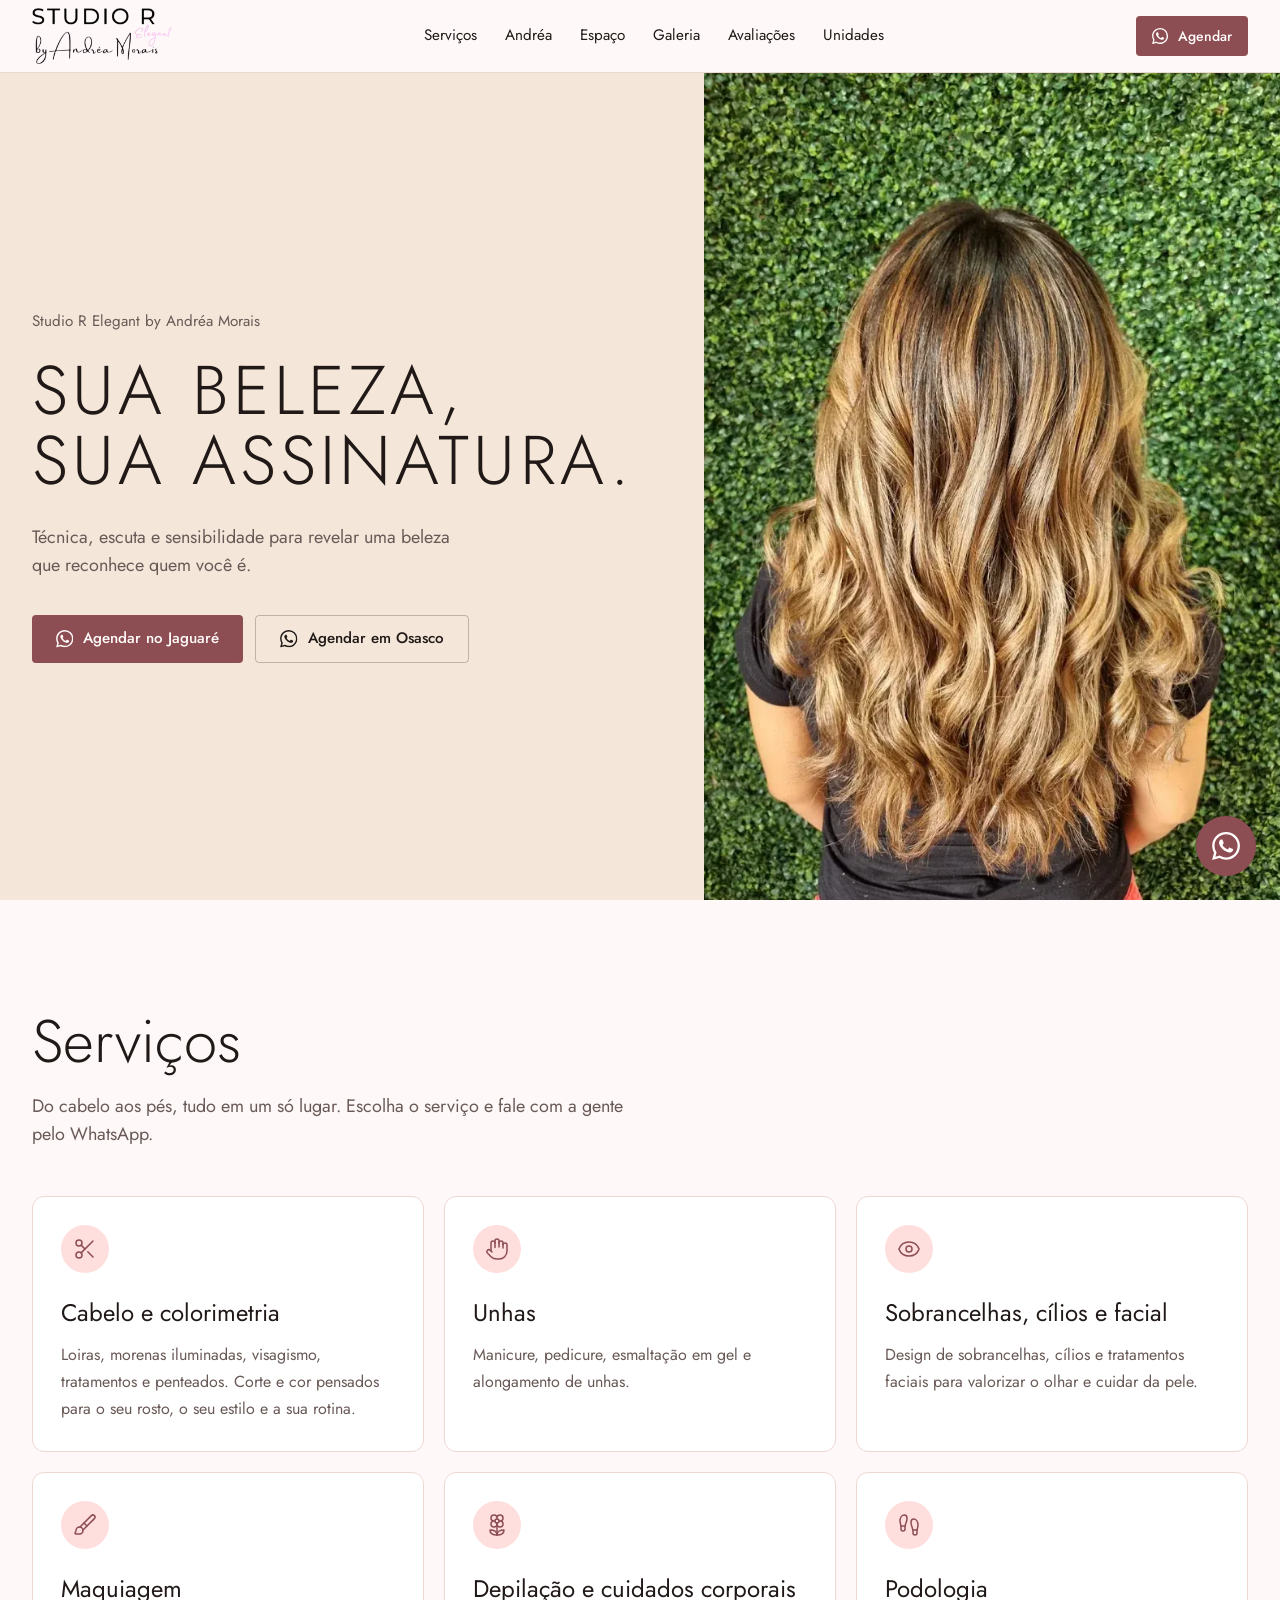
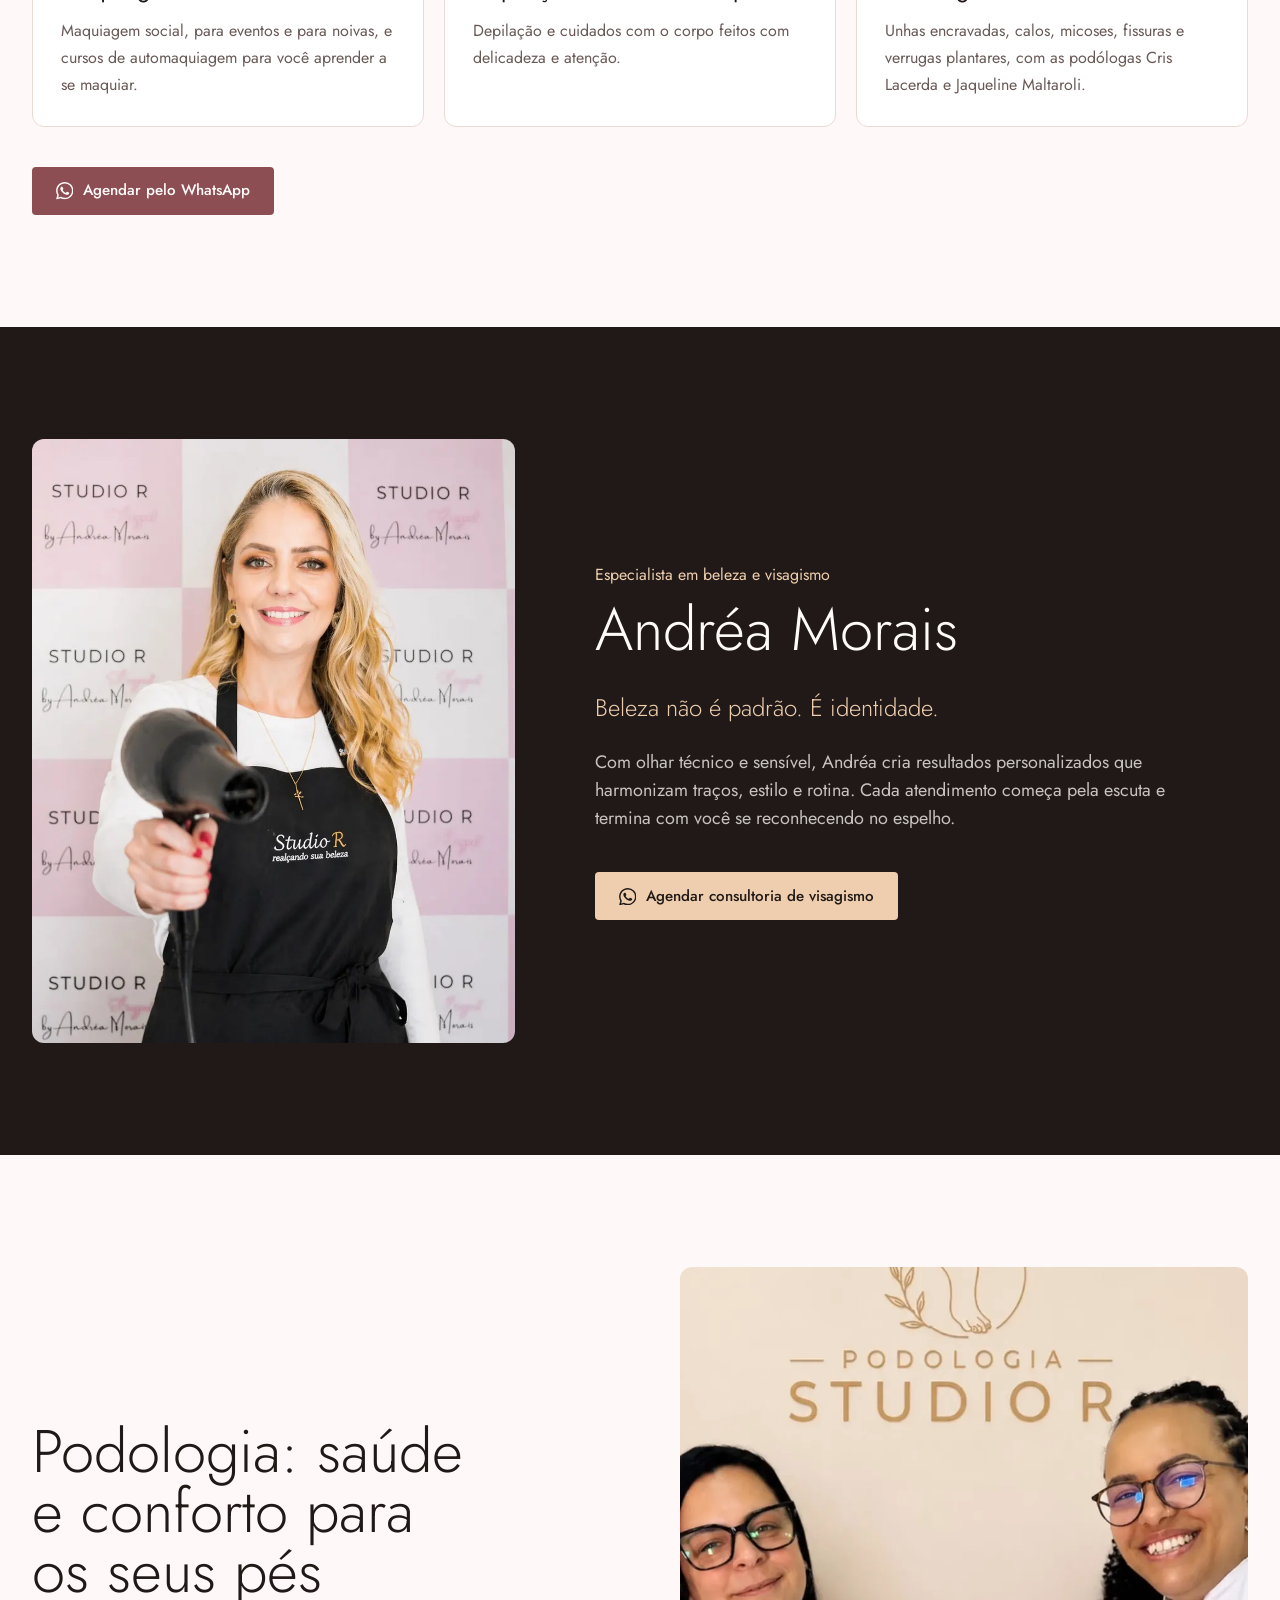
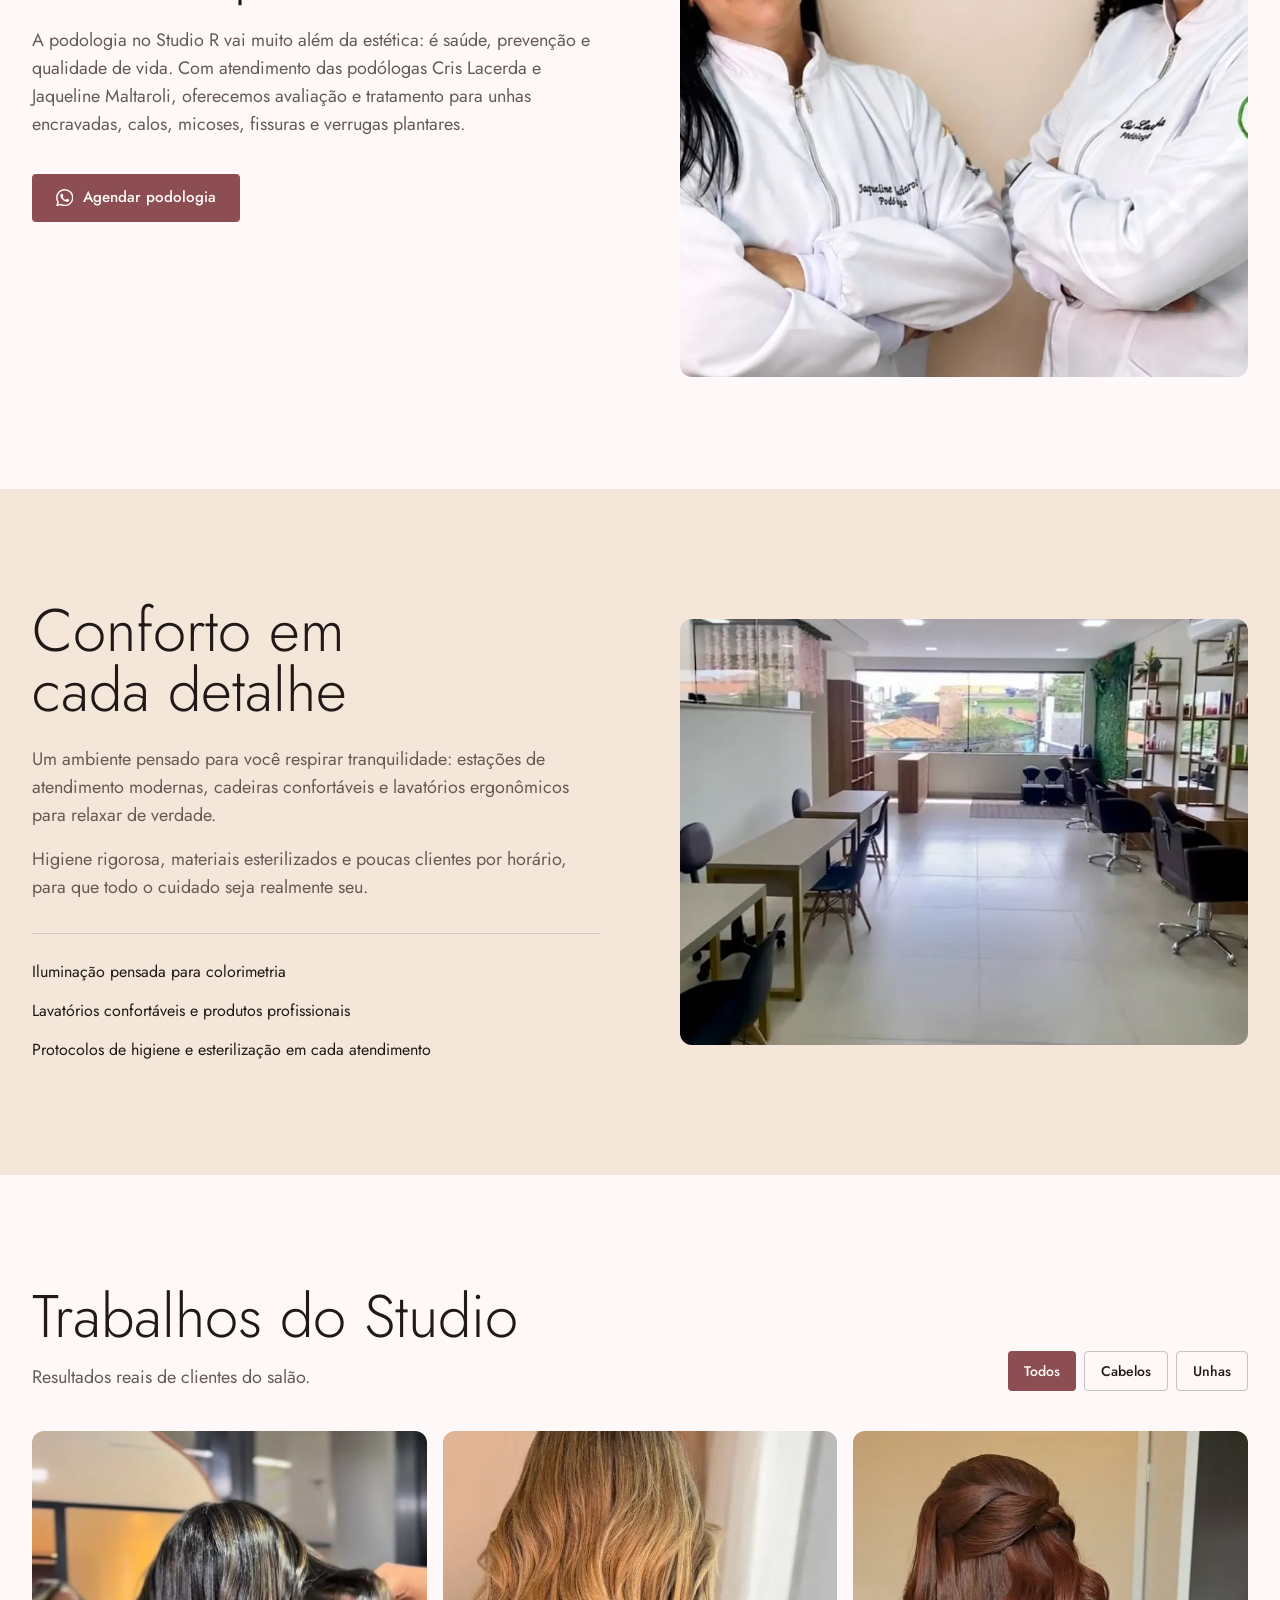
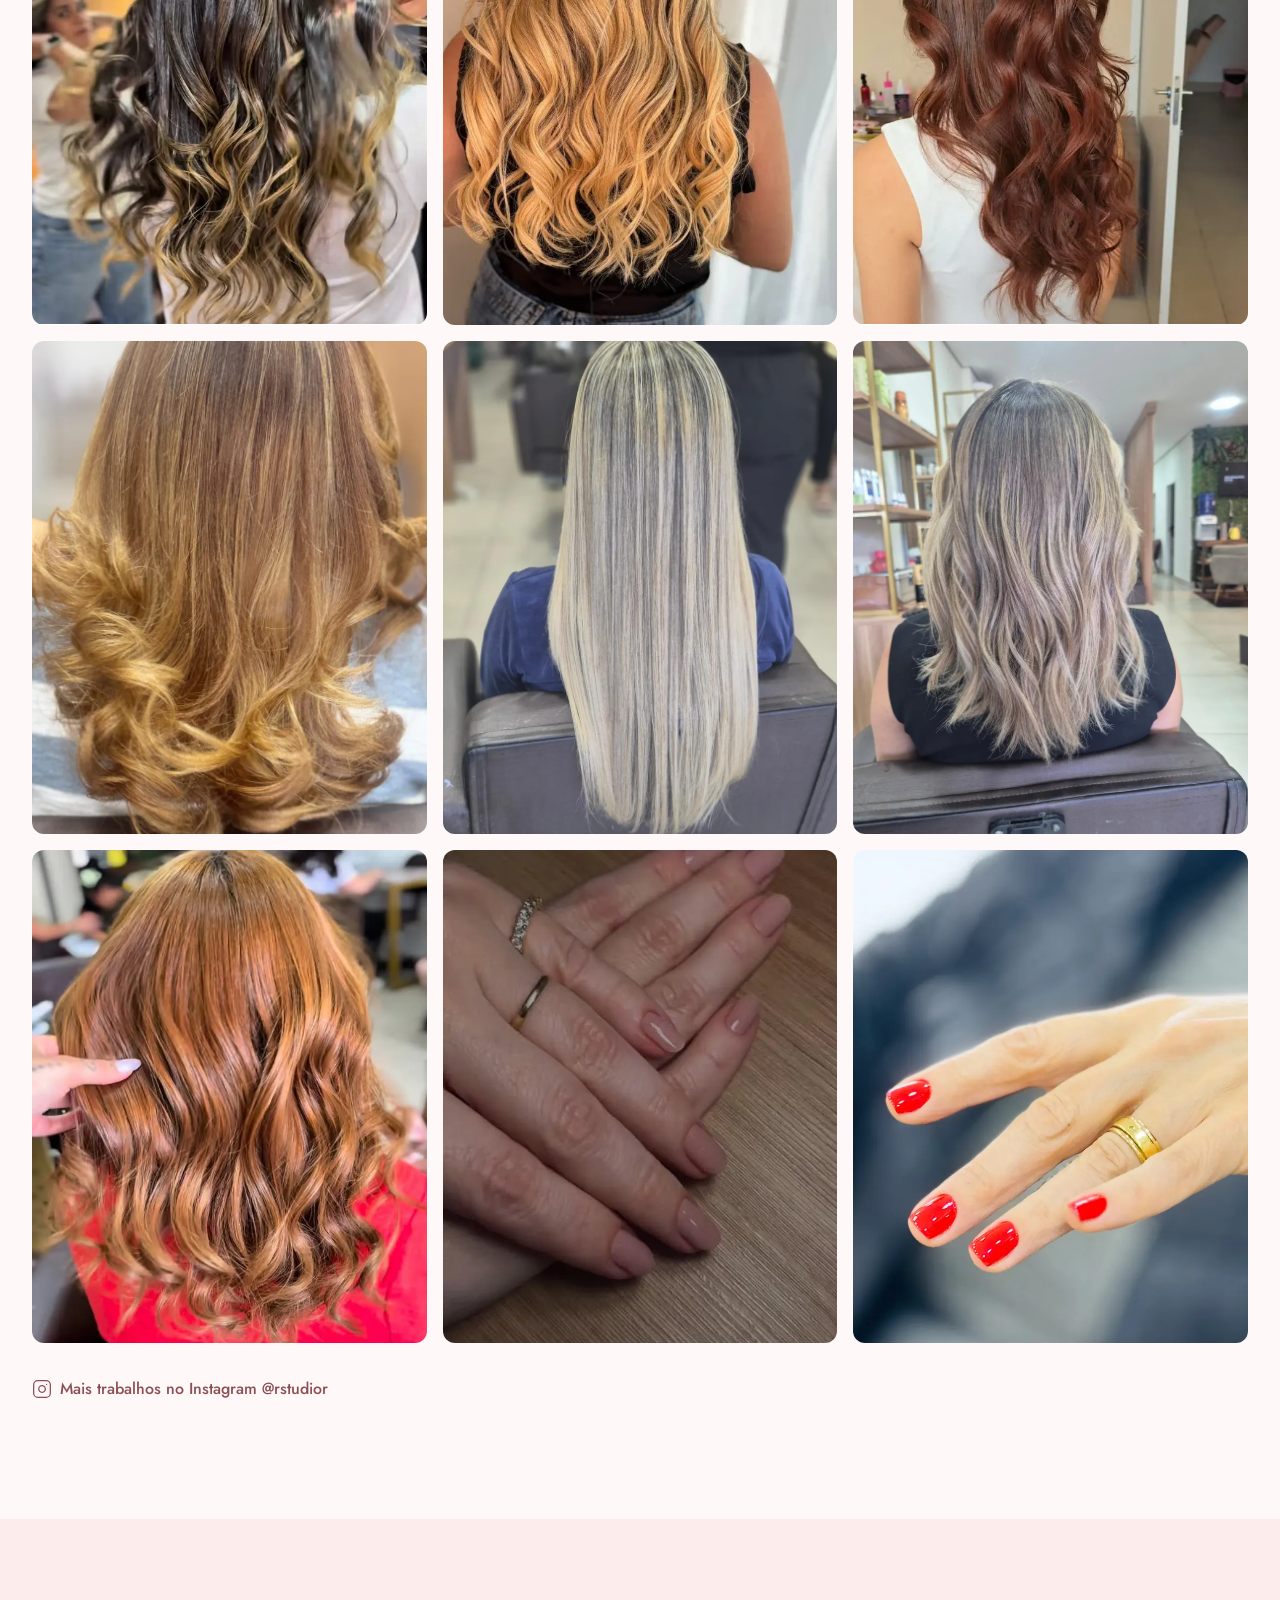
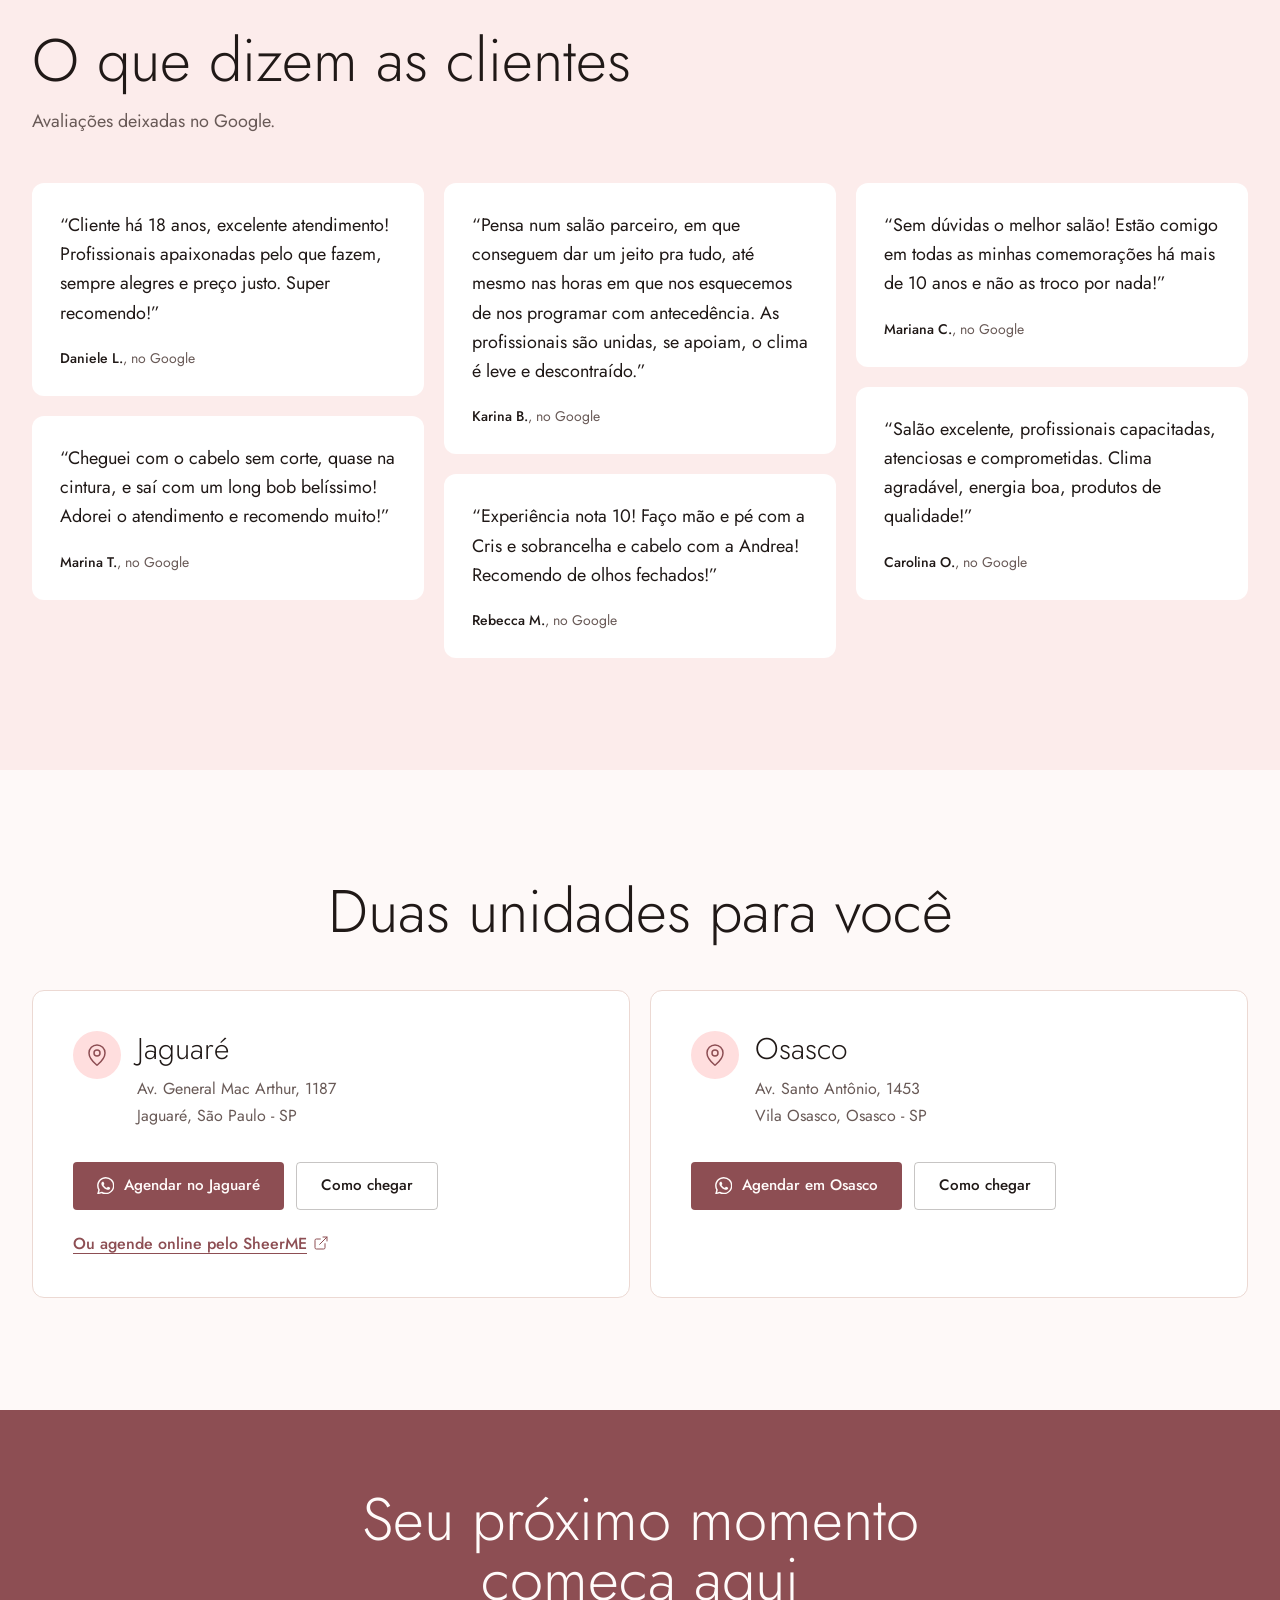
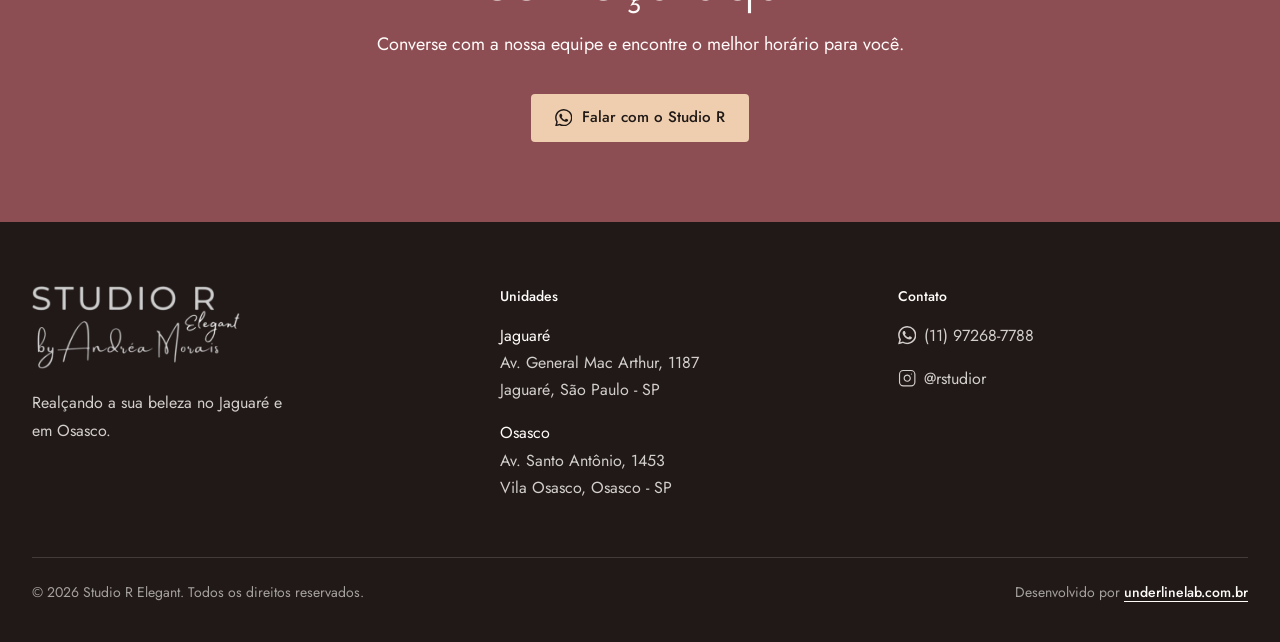
<file: index.html>
<!doctype html>
<html lang="pt-BR">
<head>
  <meta charset="utf-8">
  <meta name="viewport" content="width=device-width, initial-scale=1">
  <title>Studio R Elegant | Salão de beleza no Jaguaré e em Osasco</title>
  <meta name="description" content="Cabelo, colorimetria, unhas, sobrancelhas, maquiagem, depilação e podologia com Andréa Morais e equipe. Agende pelo WhatsApp no Jaguaré ou em Osasco.">
  <meta name="author" content="Studio R Elegant">
  <meta name="theme-color" content="#f4e7d9">
  <!-- DEMO:INICIO -->
  <meta name="robots" content="noindex, nofollow">
  <!-- DEMO:FIM -->
  <!-- Ao publicar no domínio: trocar a URL da demo pelo domínio final (canonical, og:url, og:image) -->
  <link rel="canonical" href="https://caiquevieira.github.io/studio-r-elegant-demo/">
  <meta property="og:type" content="website">
  <meta property="og:locale" content="pt_BR">
  <meta property="og:site_name" content="Studio R Elegant">
  <meta property="og:title" content="Studio R Elegant by Andréa Morais">
  <meta property="og:description" content="Uma beleza que reconhece quem você é. Agende seu momento no Jaguaré ou em Osasco.">
  <meta property="og:url" content="https://caiquevieira.github.io/studio-r-elegant-demo/">
  <meta property="og:image" content="https://caiquevieira.github.io/studio-r-elegant-demo/assets/img/og-image.jpg">
  <meta property="og:image:width" content="1200">
  <meta property="og:image:height" content="630">
  <meta property="og:image:alt" content="Logo do Studio R Elegant by Andréa Morais">
  <meta name="twitter:card" content="summary_large_image">

  <link rel="icon" href="assets/img/favicon.ico" sizes="any">
  <link rel="icon" href="assets/img/favicon.png" type="image/png">
  <link rel="apple-touch-icon" href="assets/img/apple-touch-icon.png">

  <link rel="preload" href="assets/fonts/jost-latin.woff2" as="font" type="font/woff2" crossorigin>
  <link rel="stylesheet" href="assets/css/styles.css?v=4">
  <script src="assets/js/main.js?v=4" defer></script>

  <script type="application/ld+json">
  {
    "@context": "https://schema.org",
    "@graph": [
      {
        "@type": "BeautySalon",
        "name": "Studio R Elegant — Jaguaré",
        "parentOrganization": { "@id": "#studio-r" },
        "telephone": "+55 11 97268-7788",
        "address": { "@type": "PostalAddress", "streetAddress": "Av. General Mac Arthur, 1187", "addressLocality": "São Paulo", "addressRegion": "SP", "addressCountry": "BR" }
      },
      {
        "@type": "BeautySalon",
        "name": "Studio R Elegant — Osasco",
        "parentOrganization": { "@id": "#studio-r" },
        "telephone": "+55 11 97268-7788",
        "address": { "@type": "PostalAddress", "streetAddress": "Av. Santo Antônio, 1453 - Vila Osasco", "addressLocality": "Osasco", "addressRegion": "SP", "addressCountry": "BR" }
      },
      {
        "@type": "Organization",
        "@id": "#studio-r",
        "name": "Studio R Elegant by Andréa Morais",
        "founder": { "@type": "Person", "name": "Andréa Morais" },
        "sameAs": ["https://www.instagram.com/rstudior/"]
      }
    ]
  }
  </script>
</head>
<body class="overflow-x-hidden antialiased">
  <!-- Ícones (Lucide; WhatsApp: marca oficial) -->
  <svg xmlns="http://www.w3.org/2000/svg" class="hidden">
    <symbol id="i-whatsapp" viewBox="0 0 24 24"><path d="M17.472 14.382c-.297-.149-1.758-.867-2.03-.967-.273-.099-.471-.148-.67.15-.197.297-.767.966-.94 1.164-.173.199-.347.223-.644.075-.297-.15-1.255-.463-2.39-1.475-.883-.788-1.48-1.761-1.653-2.059-.173-.297-.018-.458.13-.606.134-.133.298-.347.446-.52.149-.174.198-.298.298-.497.099-.198.05-.371-.025-.52-.075-.149-.669-1.612-.916-2.207-.242-.579-.487-.5-.669-.51-.173-.008-.371-.01-.57-.01-.198 0-.52.074-.792.372-.272.297-1.04 1.016-1.04 2.479 0 1.462 1.065 2.875 1.213 3.074.149.198 2.096 3.2 5.077 4.487.709.306 1.262.489 1.694.625.712.227 1.36.195 1.871.118.571-.085 1.758-.719 2.006-1.413.248-.694.248-1.289.173-1.413-.074-.124-.272-.198-.57-.347m-5.421 7.403h-.004a9.87 9.87 0 0 1-5.031-1.378l-.361-.214-3.741.982.998-3.648-.235-.374a9.86 9.86 0 0 1-1.51-5.26c.001-5.45 4.436-9.884 9.888-9.884 2.64 0 5.122 1.03 6.988 2.898a9.825 9.825 0 0 1 2.893 6.994c-.003 5.45-4.437 9.884-9.885 9.884m8.413-18.297A11.815 11.815 0 0 0 12.05 0C5.495 0 .16 5.335.157 11.892c0 2.096.547 4.142 1.588 5.945L.057 24l6.305-1.654a11.882 11.882 0 0 0 5.683 1.448h.005c6.554 0 11.89-5.335 11.893-11.893a11.821 11.821 0 0 0-3.48-8.413Z"/></symbol>
    <symbol id="i-scissors" viewBox="0 0 24 24"><circle cx="6" cy="6" r="3"/><path d="M8.12 8.12 12 12"/><path d="M20 4 8.12 15.88"/><circle cx="6" cy="18" r="3"/><path d="M14.8 14.8 20 20"/></symbol>
    <symbol id="i-hand" viewBox="0 0 24 24"><path d="M18 11V6a2 2 0 0 0-2-2a2 2 0 0 0-2 2"/><path d="M14 10V4a2 2 0 0 0-2-2a2 2 0 0 0-2 2v2"/><path d="M10 10.5V6a2 2 0 0 0-2-2a2 2 0 0 0-2 2v8"/><path d="M18 8a2 2 0 1 1 4 0v6a8 8 0 0 1-8 8h-2c-2.8 0-4.5-.86-5.99-2.34l-3.6-3.6a2 2 0 0 1 2.83-2.82L7 15"/></symbol>
    <symbol id="i-eye" viewBox="0 0 24 24"><path d="M2.062 12.348a1 1 0 0 1 0-.696 10.75 10.75 0 0 1 19.876 0 1 1 0 0 1 0 .696 10.75 10.75 0 0 1-19.876 0"/><circle cx="12" cy="12" r="3"/></symbol>
    <symbol id="i-brush" viewBox="0 0 24 24"><path d="m11 10 3 3"/><path d="M6.5 21A3.5 3.5 0 1 0 3 17.5a2.62 2.62 0 0 1-.708 1.792A1 1 0 0 0 3 21z"/><path d="M9.969 17.031 21.378 5.624a1 1 0 0 0-3.002-3.002L6.967 14.031"/></symbol>
    <symbol id="i-flower-2" viewBox="0 0 24 24"><path d="M12 5a3 3 0 1 1 3 3m-3-3a3 3 0 1 0-3 3m3-3v1M9 8a3 3 0 1 0 3 3M9 8h1m5 0a3 3 0 1 1-3 3m3-3h-1m-2 3v-1"/><circle cx="12" cy="8" r="2"/><path d="M12 10v12"/><path d="M12 22c4.2 0 7-1.667 7-5-4.2 0-7 1.667-7 5Z"/><path d="M12 22c-4.2 0-7-1.667-7-5 4.2 0 7 1.667 7 5Z"/></symbol>
    <symbol id="i-footprints" viewBox="0 0 24 24"><path d="M4 16v-2.38C4 11.5 2.97 10.5 3 8c.03-2.72 1.49-6 4.5-6C9.37 2 10 3.8 10 5.5c0 3.11-2 5.66-2 8.68V16a2 2 0 1 1-4 0Z"/><path d="M20 20v-2.38c0-2.12 1.03-3.12 1-5.62-.03-2.72-1.49-6-4.5-6C14.63 6 14 7.8 14 9.5c0 3.11 2 5.66 2 8.68V20a2 2 0 1 0 4 0Z"/><path d="M16 17h4"/><path d="M4 13h4"/></symbol>
    <symbol id="i-external-link" viewBox="0 0 24 24"><path d="M15 3h6v6"/><path d="M10 14 21 3"/><path d="M18 13v6a2 2 0 0 1-2 2H5a2 2 0 0 1-2-2V8a2 2 0 0 1 2-2h6"/></symbol>
    <symbol id="i-instagram" viewBox="0 0 24 24"><rect width="20" height="20" x="2" y="2" rx="5" ry="5"/><path d="M16 11.37A4 4 0 1 1 12.63 8 4 4 0 0 1 16 11.37z"/><line x1="17.5" x2="17.51" y1="6.5" y2="6.5"/></symbol>
    <symbol id="i-map-pin" viewBox="0 0 24 24"><path d="M20 10c0 4.993-5.539 10.193-7.399 11.799a1 1 0 0 1-1.202 0C9.539 20.193 4 14.993 4 10a8 8 0 0 1 16 0"/><circle cx="12" cy="10" r="3"/></symbol>
    <symbol id="i-menu" viewBox="0 0 24 24"><path d="M4 5h16"/><path d="M4 12h16"/><path d="M4 19h16"/></symbol>
    <symbol id="i-x" viewBox="0 0 24 24"><path d="M18 6 6 18"/><path d="m6 6 12 12"/></symbol>
  </svg>

  <a href="#conteudo" class="sr-only focus:not-sr-only focus:fixed focus:left-3 focus:top-3 focus:z-[60] focus:rounded-md focus:bg-background focus:px-4 focus:py-2 focus:text-sm focus:font-medium focus:shadow-lg">Pular para o conteúdo</a>

  <header class="fixed inset-x-0 top-0 z-50 border-b border-border bg-background/95 backdrop-blur">
    <div class="container-lp flex h-18 items-center justify-between gap-6">
      <a href="#inicio" class="shrink-0">
        <img src="assets/img/logo-studio-r-preto.webp" alt="Studio R Elegant by Andréa Morais" width="480" height="192" class="h-12 w-auto sm:h-14">
      </a>
      <nav aria-label="Principal" class="hidden items-center gap-7 text-[0.95rem] lg:flex">
        <a href="#servicos" class="hover:text-primary-deep">Serviços</a>
        <a href="#especialista" class="hover:text-primary-deep">Andréa</a>
        <a href="#espaco" class="hover:text-primary-deep">Espaço</a>
        <a href="#galeria" class="hover:text-primary-deep">Galeria</a>
        <a href="#avaliacoes" class="hover:text-primary-deep">Avaliações</a>
        <a href="#unidades" class="hover:text-primary-deep">Unidades</a>
      </nav>
      <div class="flex items-center gap-2">
        <a href="https://wa.me/5511972687788?text=Ol%C3%A1!%20Vim%20pelo%20site%20do%20Studio%20R%20Elegant%20e%20gostaria%20de%20agendar%20um%20hor%C3%A1rio." target="_blank" rel="noopener" data-track="whatsapp" data-origem="header" class="btn btn-primary btn-sm hidden sm:inline-flex"><svg class="wa" viewBox="0 0 24 24" aria-hidden="true"><use href="#i-whatsapp"/></svg> Agendar</a>
        <button type="button" class="inline-flex size-11 items-center justify-center rounded-md hover:bg-muted lg:hidden" aria-label="Abrir menu" aria-expanded="false" aria-controls="menu-mobile" data-menu-toggle>
          <svg class="i" data-icon-menu aria-hidden="true"><use href="#i-menu"/></svg>
          <svg class="i hidden" data-icon-x aria-hidden="true"><use href="#i-x"/></svg>
        </button>
      </div>
    </div>
    <nav id="menu-mobile" aria-label="Menu" class="border-t border-border bg-background lg:hidden" hidden>
      <div class="container-lp flex flex-col py-3 text-lg">
        <a href="#servicos" class="border-b border-border py-3 last:border-0">Serviços</a>
        <a href="#especialista" class="border-b border-border py-3 last:border-0">Andréa</a>
        <a href="#espaco" class="border-b border-border py-3 last:border-0">Espaço</a>
        <a href="#galeria" class="border-b border-border py-3 last:border-0">Galeria</a>
        <a href="#avaliacoes" class="border-b border-border py-3 last:border-0">Avaliações</a>
        <a href="#unidades" class="border-b border-border py-3 last:border-0">Unidades</a>
        <a href="https://wa.me/5511972687788?text=Ol%C3%A1!%20Vim%20pelo%20site%20do%20Studio%20R%20Elegant%20e%20gostaria%20de%20agendar%20um%20hor%C3%A1rio." target="_blank" rel="noopener" data-track="whatsapp" data-origem="menu" class="btn btn-primary mt-3 sm:hidden"><svg class="wa" viewBox="0 0 24 24" aria-hidden="true"><use href="#i-whatsapp"/></svg> Agendar pelo WhatsApp</a>
      </div>
    </nav>
  </header>

  <main id="conteudo">
    <section id="inicio" class="grid pt-18 lg:min-h-svh lg:grid-cols-[1.1fr_.9fr]">
      <div class="flex items-center bg-nude">
        <div class="w-full px-5 py-14 sm:px-8 sm:py-20 lg:py-16 lg:pl-[max(2rem,calc((100vw-80rem)/2+2rem))] lg:pr-12">
          <p class="text-[0.95rem] text-muted-foreground">Studio R Elegant by Andréa Morais</p>
          <h1 class="mt-5 text-[2.6rem] leading-[1.02] font-light tracking-[0.06em] uppercase sm:text-6xl lg:text-[3.6rem] xl:text-[4.3rem]">Sua beleza,<br>sua assinatura.</h1>
          <p class="mt-7 max-w-md text-lg text-muted-foreground">Técnica, escuta e sensibilidade para revelar uma beleza que reconhece quem você é.</p>
          <div class="mt-9 flex flex-col gap-3 sm:flex-row">
            <a href="https://wa.me/5511972687788?text=Ol%C3%A1!%20Vim%20pelo%20site%20do%20Studio%20R%20Elegant%20e%20gostaria%20de%20agendar%20um%20hor%C3%A1rio%20na%20unidade%20Jaguar%C3%A9." target="_blank" rel="noopener" data-track="whatsapp" data-origem="hero-jaguare" class="btn btn-primary"><svg class="wa" viewBox="0 0 24 24" aria-hidden="true"><use href="#i-whatsapp"/></svg> Agendar no Jaguaré</a>
            <a href="https://wa.me/5511972687788?text=Ol%C3%A1!%20Vim%20pelo%20site%20do%20Studio%20R%20Elegant%20e%20gostaria%20de%20agendar%20um%20hor%C3%A1rio%20na%20unidade%20Osasco." target="_blank" rel="noopener" data-track="whatsapp" data-origem="hero-osasco" class="btn btn-outline"><svg class="wa" viewBox="0 0 24 24" aria-hidden="true"><use href="#i-whatsapp"/></svg> Agendar em Osasco</a>
          </div>
        </div>
      </div>
      <div class="relative min-h-[26rem] bg-muted sm:min-h-[34rem]">
        <img src="assets/img/hero-cabelo-loiro.webp" alt="Cabelo loiro iluminado com ondas feito no Studio R Elegant" width="765" height="1020" fetchpriority="high" class="absolute inset-0 h-full w-full object-cover object-[50%_30%]">
      </div>
    </section>

    <section id="servicos" class="py-20 lg:py-28">
      <div class="container-lp">
        <div class="max-w-2xl">
          <h2 class="titulo-secao">Serviços</h2>
          <p class="mt-5 text-lg text-muted-foreground">Do cabelo aos pés, tudo em um só lugar. Escolha o serviço e fale com a gente pelo WhatsApp.</p>
        </div>
        <ul class="mt-12 grid gap-5 sm:grid-cols-2 lg:grid-cols-3">
          <li class="flex flex-col rounded-2xl border border-border bg-card p-7">
            <span class="flex size-12 items-center justify-center rounded-full bg-accent text-primary-deep"><svg class="i " aria-hidden="true"><use href="#i-scissors"/></svg></span>
            <h3 class="mt-6 text-2xl font-normal">Cabelo e colorimetria</h3>
            <p class="mt-3 flex-1 text-muted-foreground">Loiras, morenas iluminadas, visagismo, tratamentos e penteados. Corte e cor pensados para o seu rosto, o seu estilo e a sua rotina.</p>
          </li>
          <li class="flex flex-col rounded-2xl border border-border bg-card p-7">
            <span class="flex size-12 items-center justify-center rounded-full bg-accent text-primary-deep"><svg class="i " aria-hidden="true"><use href="#i-hand"/></svg></span>
            <h3 class="mt-6 text-2xl font-normal">Unhas</h3>
            <p class="mt-3 flex-1 text-muted-foreground">Manicure, pedicure, esmaltação em gel e alongamento de unhas.</p>
          </li>
          <li class="flex flex-col rounded-2xl border border-border bg-card p-7">
            <span class="flex size-12 items-center justify-center rounded-full bg-accent text-primary-deep"><svg class="i " aria-hidden="true"><use href="#i-eye"/></svg></span>
            <h3 class="mt-6 text-2xl font-normal">Sobrancelhas, cílios e facial</h3>
            <p class="mt-3 flex-1 text-muted-foreground">Design de sobrancelhas, cílios e tratamentos faciais para valorizar o olhar e cuidar da pele.</p>
          </li>
          <li class="flex flex-col rounded-2xl border border-border bg-card p-7">
            <span class="flex size-12 items-center justify-center rounded-full bg-accent text-primary-deep"><svg class="i " aria-hidden="true"><use href="#i-brush"/></svg></span>
            <h3 class="mt-6 text-2xl font-normal">Maquiagem</h3>
            <p class="mt-3 flex-1 text-muted-foreground">Maquiagem social, para eventos e para noivas, e cursos de automaquiagem para você aprender a se maquiar.</p>
          </li>
          <li class="flex flex-col rounded-2xl border border-border bg-card p-7">
            <span class="flex size-12 items-center justify-center rounded-full bg-accent text-primary-deep"><svg class="i " aria-hidden="true"><use href="#i-flower-2"/></svg></span>
            <h3 class="mt-6 text-2xl font-normal">Depilação e cuidados corporais</h3>
            <p class="mt-3 flex-1 text-muted-foreground">Depilação e cuidados com o corpo feitos com delicadeza e atenção.</p>
          </li>
          <li class="flex flex-col rounded-2xl border border-border bg-card p-7">
            <span class="flex size-12 items-center justify-center rounded-full bg-accent text-primary-deep"><svg class="i " aria-hidden="true"><use href="#i-footprints"/></svg></span>
            <h3 class="mt-6 text-2xl font-normal">Podologia</h3>
            <p class="mt-3 flex-1 text-muted-foreground">Unhas encravadas, calos, micoses, fissuras e verrugas plantares, com as podólogas Cris Lacerda e Jaqueline Maltaroli.</p>
          </li>
        </ul>
        <a href="https://wa.me/5511972687788?text=Ol%C3%A1!%20Vim%20pelo%20site%20do%20Studio%20R%20Elegant%20e%20gostaria%20de%20agendar%20um%20hor%C3%A1rio." target="_blank" rel="noopener" data-track="whatsapp" data-origem="servicos" class="btn btn-primary mt-10 w-full sm:w-auto"><svg class="wa" viewBox="0 0 24 24" aria-hidden="true"><use href="#i-whatsapp"/></svg> Agendar pelo WhatsApp</a>
      </div>
    </section>

    <section id="especialista" class="bg-foreground py-20 text-primary-foreground lg:py-28">
      <div class="container-lp grid gap-12 lg:grid-cols-[.85fr_1.15fr] lg:items-center lg:gap-20">
        <img src="assets/img/andrea-morais.webp" alt="Andréa Morais, especialista em beleza e visagismo" width="900" height="1101" loading="lazy" decoding="async" class="aspect-[4/5] w-full rounded-2xl object-cover object-top">
        <div>
          <p class="text-secondary">Especialista em beleza e visagismo</p>
          <h2 class="titulo-secao mt-3">Andréa Morais</h2>
          <p class="mt-8 text-2xl font-light text-secondary">Beleza não é padrão. É identidade.</p>
          <p class="mt-6 max-w-xl text-lg text-primary-foreground/75">Com olhar técnico e sensível, Andréa cria resultados personalizados que harmonizam traços, estilo e rotina. Cada atendimento começa pela escuta e termina com você se reconhecendo no espelho.</p>
          <a href="https://wa.me/5511972687788?text=Ol%C3%A1!%20Vim%20pelo%20site%20do%20Studio%20R%20Elegant%20e%20gostaria%20de%20agendar%20uma%20consultoria%20de%20visagismo." target="_blank" rel="noopener" data-track="whatsapp" data-origem="servico-visagismo" class="btn btn-secondary mt-10"><svg class="wa" viewBox="0 0 24 24" aria-hidden="true"><use href="#i-whatsapp"/></svg> Agendar consultoria de visagismo</a>
        </div>
      </div>
    </section>

    <section id="podologia" class="py-20 lg:py-28">
      <div class="container-lp grid gap-12 md:grid-cols-2 md:items-center lg:gap-20">
        <div>
          <h2 class="titulo-secao">Podologia: saúde e conforto para os seus pés</h2>
          <p class="mt-6 max-w-xl text-lg text-muted-foreground">A podologia no Studio R vai muito além da estética: é saúde, prevenção e qualidade de vida. Com atendimento das podólogas Cris Lacerda e Jaqueline Maltaroli, oferecemos avaliação e tratamento para unhas encravadas, calos, micoses, fissuras e verrugas plantares.</p>
          <a href="https://wa.me/5511972687788?text=Ol%C3%A1!%20Vim%20pelo%20site%20do%20Studio%20R%20Elegant%20e%20gostaria%20de%20agendar%20um%20atendimento%20de%20podologia." target="_blank" rel="noopener" data-track="whatsapp" data-origem="servico-podologia" class="btn btn-primary mt-9 w-full sm:w-auto"><svg class="wa" viewBox="0 0 24 24" aria-hidden="true"><use href="#i-whatsapp"/></svg> Agendar podologia</a>
        </div>
        <img src="assets/img/podologia-equipe.webp" alt="Podólogas do Studio R" width="900" height="1600" loading="lazy" decoding="async" class="aspect-[4/5] w-full rounded-2xl object-cover">
      </div>
    </section>

    <section id="espaco" class="bg-nude py-20 lg:py-28">
      <div class="container-lp grid gap-12 md:grid-cols-2 md:items-center lg:gap-20">
        <img src="assets/img/interior-studio.webp" alt="Interior do Studio R Elegant com estações de atendimento" width="826" height="1020" loading="lazy" decoding="async" class="aspect-[4/5] w-full rounded-2xl object-cover md:order-2 lg:aspect-[4/3]">
        <div class="md:order-1">
          <h2 class="titulo-secao">Conforto em cada detalhe</h2>
          <p class="mt-6 text-lg text-muted-foreground">Um ambiente pensado para você respirar tranquilidade: estações de atendimento modernas, cadeiras confortáveis e lavatórios ergonômicos para relaxar de verdade.</p>
          <p class="mt-4 text-lg text-muted-foreground">Higiene rigorosa, materiais esterilizados e poucas clientes por horário, para que todo o cuidado seja realmente seu.</p>
          <ul class="mt-8 space-y-3 border-t border-foreground/15 pt-6">
            <li>Iluminação pensada para colorimetria</li>
            <li>Lavatórios confortáveis e produtos profissionais</li>
            <li>Protocolos de higiene e esterilização em cada atendimento</li>
          </ul>
        </div>
      </div>
    </section>

    <section id="galeria" class="py-20 lg:py-28">
      <div class="container-lp">
        <div class="flex flex-col justify-between gap-6 sm:flex-row sm:items-end">
          <div>
            <h2 class="titulo-secao">Trabalhos do Studio</h2>
            <p class="mt-4 text-lg text-muted-foreground">Resultados reais de clientes do salão.</p>
          </div>
          <div class="flex flex-wrap gap-2" role="group" aria-label="Filtrar galeria">
            <button type="button" class="btn btn-sm btn-primary" data-filtro="Todos" aria-pressed="true">Todos</button>
            <button type="button" class="btn btn-sm btn-outline" data-filtro="Cabelos" aria-pressed="false">Cabelos</button>
            <button type="button" class="btn btn-sm btn-outline" data-filtro="Unhas" aria-pressed="false">Unhas</button>
          </div>
        </div>
        <div class="mt-10 grid grid-cols-2 gap-3 sm:grid-cols-3 sm:gap-4">
          <figure class="overflow-hidden rounded-xl bg-card" data-categoria="Cabelos"><img src="assets/img/galeria-cabelo-morena-iluminada.webp" alt="Morena iluminada com ondas" width="640" height="1136" loading="lazy" decoding="async" class="w-full object-cover aspect-[4/5]"></figure>
          <figure class="overflow-hidden rounded-xl bg-card" data-categoria="Cabelos"><img src="assets/img/galeria-cabelo-loiro-dourado.webp" alt="Cabelo loiro dourado longo" width="540" height="960" loading="lazy" decoding="async" class="w-full object-cover aspect-[4/5]"></figure>
          <figure class="overflow-hidden rounded-xl bg-card" data-categoria="Cabelos"><img src="assets/img/galeria-cabelo-ruivo-ondas.webp" alt="Penteado ruivo com ondas" width="640" height="1136" loading="lazy" decoding="async" class="w-full object-cover aspect-[4/5]"></figure>
          <figure class="overflow-hidden rounded-xl bg-card" data-categoria="Cabelos"><img src="assets/img/galeria-cabelo-castanho-dourado.webp" alt="Cabelo castanho dourado modelado" width="800" height="1422" loading="lazy" decoding="async" class="w-full object-cover aspect-[4/5]"></figure>
          <figure class="overflow-hidden rounded-xl bg-card" data-categoria="Cabelos"><img src="assets/img/galeria-cabelo-loiro-longo.webp" alt="Loiro longo e liso" width="800" height="1067" loading="lazy" decoding="async" class="w-full object-cover aspect-[4/5]"></figure>
          <figure class="overflow-hidden rounded-xl bg-card" data-categoria="Cabelos"><img src="assets/img/galeria-cabelo-loiro-medio.webp" alt="Loiro médio com movimento" width="800" height="1067" loading="lazy" decoding="async" class="w-full object-cover aspect-[4/5]"></figure>
          <figure class="overflow-hidden rounded-xl bg-card" data-categoria="Cabelos"><img src="assets/img/galeria-cabelo-ruivo-acobreado.webp" alt="Ruivo acobreado com ondas" width="640" height="1136" loading="lazy" decoding="async" class="w-full object-cover aspect-[4/5]"></figure>
          <figure class="overflow-hidden rounded-xl bg-card" data-categoria="Unhas"><img src="assets/img/galeria-unha-nude.webp" alt="Unhas nude elegantes" width="640" height="998" loading="lazy" decoding="async" class="w-full object-cover aspect-[4/5]"></figure>
          <figure class="overflow-hidden rounded-xl bg-card col-span-2 sm:col-span-1" data-categoria="Unhas"><img src="assets/img/galeria-unha-vermelha.webp" alt="Unhas vermelhas clássicas" width="800" height="906" loading="lazy" decoding="async" class="w-full object-cover aspect-[16/10] sm:aspect-[4/5]"></figure>
        </div>
        <a href="https://www.instagram.com/rstudior/" target="_blank" rel="noopener" data-track="instagram" data-origem="galeria" class="mt-8 inline-flex items-center gap-2 font-medium text-primary-deep underline-offset-4 hover:underline"><svg class="i size-5" aria-hidden="true"><use href="#i-instagram"/></svg> Mais trabalhos no Instagram @rstudior</a>
      </div>
    </section>

    <section id="avaliacoes" class="bg-muted py-20 lg:py-28">
      <div class="container-lp">
        <div class="max-w-2xl">
          <h2 class="titulo-secao">O que dizem as clientes</h2>
          <p class="mt-4 text-lg text-muted-foreground">Avaliações deixadas no Google.</p>
        </div>
        <div class="mt-12 gap-5 sm:columns-2 lg:columns-3">
          <figure class="mb-5 break-inside-avoid rounded-2xl bg-card p-7">
            <blockquote class="text-lg leading-relaxed">“Cliente há 18 anos, excelente atendimento! Profissionais apaixonadas pelo que fazem, sempre alegres e preço justo. Super recomendo!”</blockquote>
            <figcaption class="mt-5 text-sm text-muted-foreground"><span class="font-medium text-foreground">Daniele L.</span>, no Google</figcaption>
          </figure>
          <figure class="mb-5 break-inside-avoid rounded-2xl bg-card p-7">
            <blockquote class="text-lg leading-relaxed">“Cheguei com o cabelo sem corte, quase na cintura, e saí com um long bob belíssimo! Adorei o atendimento e recomendo muito!”</blockquote>
            <figcaption class="mt-5 text-sm text-muted-foreground"><span class="font-medium text-foreground">Marina T.</span>, no Google</figcaption>
          </figure>
          <figure class="mb-5 break-inside-avoid rounded-2xl bg-card p-7">
            <blockquote class="text-lg leading-relaxed">“Pensa num salão parceiro, em que conseguem dar um jeito pra tudo, até mesmo nas horas em que nos esquecemos de nos programar com antecedência. As profissionais são unidas, se apoiam, o clima é leve e descontraído.”</blockquote>
            <figcaption class="mt-5 text-sm text-muted-foreground"><span class="font-medium text-foreground">Karina B.</span>, no Google</figcaption>
          </figure>
          <figure class="mb-5 break-inside-avoid rounded-2xl bg-card p-7">
            <blockquote class="text-lg leading-relaxed">“Experiência nota 10! Faço mão e pé com a Cris e sobrancelha e cabelo com a Andrea! Recomendo de olhos fechados!”</blockquote>
            <figcaption class="mt-5 text-sm text-muted-foreground"><span class="font-medium text-foreground">Rebecca M.</span>, no Google</figcaption>
          </figure>
          <figure class="mb-5 break-inside-avoid rounded-2xl bg-card p-7">
            <blockquote class="text-lg leading-relaxed">“Sem dúvidas o melhor salão! Estão comigo em todas as minhas comemorações há mais de 10 anos e não as troco por nada!”</blockquote>
            <figcaption class="mt-5 text-sm text-muted-foreground"><span class="font-medium text-foreground">Mariana C.</span>, no Google</figcaption>
          </figure>
          <figure class="mb-5 break-inside-avoid rounded-2xl bg-card p-7">
            <blockquote class="text-lg leading-relaxed">“Salão excelente, profissionais capacitadas, atenciosas e comprometidas. Clima agradável, energia boa, produtos de qualidade!”</blockquote>
            <figcaption class="mt-5 text-sm text-muted-foreground"><span class="font-medium text-foreground">Carolina O.</span>, no Google</figcaption>
          </figure>
        </div>
      </div>
    </section>

    <section id="unidades" class="py-20 lg:py-28">
      <div class="container-lp">
        <h2 class="titulo-secao text-center">Duas unidades para você</h2>
        <div class="mt-12 grid gap-5 lg:grid-cols-2">
          <article class="rounded-2xl border border-border bg-card p-7 sm:p-10">
            <div class="flex items-start gap-4">
              <span class="flex size-12 shrink-0 items-center justify-center rounded-full bg-accent text-primary-deep"><svg class="i " aria-hidden="true"><use href="#i-map-pin"/></svg></span>
              <div>
                <h3 class="text-3xl">Jaguaré</h3>
                <address class="mt-2 not-italic text-muted-foreground">Av. General Mac Arthur, 1187<br>Jaguaré, São Paulo - SP</address>
              </div>
            </div>
            <div class="mt-8 flex flex-col gap-3 sm:flex-row">
              <a href="https://wa.me/5511972687788?text=Ol%C3%A1!%20Vim%20pelo%20site%20do%20Studio%20R%20Elegant%20e%20gostaria%20de%20agendar%20um%20hor%C3%A1rio%20na%20unidade%20Jaguar%C3%A9." target="_blank" rel="noopener" data-track="whatsapp" data-origem="localizacao-jaguare" class="btn btn-primary"><svg class="wa" viewBox="0 0 24 24" aria-hidden="true"><use href="#i-whatsapp"/></svg> Agendar no Jaguaré</a>
              <a href="https://www.google.com/maps/search/?api=1&amp;query=Av.%20General%20Mac%20Arthur%2C%201187%20-%20Jaguar%C3%A9%2C%20S%C3%A3o%20Paulo%20-%20SP" target="_blank" rel="noopener" data-track="como-chegar" data-origem="localizacao-jaguare" class="btn btn-outline">Como chegar</a>
            </div>
            <p class="mt-5 text-muted-foreground"><a href="https://sheerme.com/g/studio-r-jaguare-60773" target="_blank" rel="noopener" data-track="sheerme" data-origem="localizacao-jaguare" class="inline-flex items-center gap-1.5 font-medium text-primary-deep underline underline-offset-4 hover:text-foreground">Ou agende online pelo SheerME <svg class="i size-4" aria-hidden="true"><use href="#i-external-link"/></svg></a></p>
          </article>
          <article class="rounded-2xl border border-border bg-card p-7 sm:p-10">
            <div class="flex items-start gap-4">
              <span class="flex size-12 shrink-0 items-center justify-center rounded-full bg-accent text-primary-deep"><svg class="i " aria-hidden="true"><use href="#i-map-pin"/></svg></span>
              <div>
                <h3 class="text-3xl">Osasco</h3>
                <address class="mt-2 not-italic text-muted-foreground">Av. Santo Antônio, 1453<br>Vila Osasco, Osasco - SP</address>
              </div>
            </div>
            <div class="mt-8 flex flex-col gap-3 sm:flex-row">
              <a href="https://wa.me/5511972687788?text=Ol%C3%A1!%20Vim%20pelo%20site%20do%20Studio%20R%20Elegant%20e%20gostaria%20de%20agendar%20um%20hor%C3%A1rio%20na%20unidade%20Osasco." target="_blank" rel="noopener" data-track="whatsapp" data-origem="localizacao-osasco" class="btn btn-primary"><svg class="wa" viewBox="0 0 24 24" aria-hidden="true"><use href="#i-whatsapp"/></svg> Agendar em Osasco</a>
              <a href="https://www.google.com/maps/search/?api=1&amp;query=Av.%20Santo%20Ant%C3%B4nio%2C%201453%20-%20Vila%20Osasco%2C%20Osasco%20-%20SP" target="_blank" rel="noopener" data-track="como-chegar" data-origem="localizacao-osasco" class="btn btn-outline">Como chegar</a>
            </div>
          </article>
        </div>
      </div>
    </section>

    <section class="bg-primary-deep py-20 text-primary-foreground" aria-labelledby="cta-titulo">
      <div class="container-lp flex flex-col items-center text-center">
        <h2 id="cta-titulo" class="titulo-secao max-w-3xl">Seu próximo momento começa aqui</h2>
        <p class="mt-5 max-w-xl text-lg">Converse com a nossa equipe e encontre o melhor horário para você.</p>
        <a href="https://wa.me/5511972687788?text=Ol%C3%A1!%20Vim%20pelo%20site%20do%20Studio%20R%20Elegant%20e%20gostaria%20de%20agendar%20um%20hor%C3%A1rio." target="_blank" rel="noopener" data-track="whatsapp" data-origem="cta-final" class="btn btn-secondary mt-9"><svg class="wa" viewBox="0 0 24 24" aria-hidden="true"><use href="#i-whatsapp"/></svg> Falar com o Studio R</a>
      </div>
    </section>
  </main>

  <footer class="bg-foreground pt-16 pb-24 text-primary-foreground/80 sm:pb-10">
    <div class="container-lp grid gap-12 md:grid-cols-[1.2fr_1fr_1fr]">
      <div>
        <img src="assets/img/logo-studio-r-branco.webp" alt="Studio R Elegant by Andréa Morais" width="480" height="193" loading="lazy" class="h-auto w-52">
        <p class="mt-5 max-w-xs">Realçando a sua beleza no Jaguaré e em Osasco.</p>
      </div>
      <div>
        <h2 class="text-sm font-medium text-primary-foreground">Unidades</h2>
        <address class="mt-4 space-y-4 not-italic">
          <p><span class="text-primary-foreground">Jaguaré</span><br>Av. General Mac Arthur, 1187<br>Jaguaré, São Paulo - SP</p>
          <p><span class="text-primary-foreground">Osasco</span><br>Av. Santo Antônio, 1453<br>Vila Osasco, Osasco - SP</p>
        </address>
      </div>
      <div>
        <h2 class="text-sm font-medium text-primary-foreground">Contato</h2>
        <ul class="mt-4 space-y-3">
          <li><a href="https://wa.me/5511972687788?text=Ol%C3%A1!%20Vim%20pelo%20site%20do%20Studio%20R%20Elegant%20e%20gostaria%20de%20agendar%20um%20hor%C3%A1rio." target="_blank" rel="noopener" data-track="whatsapp" data-origem="footer" class="inline-flex items-center gap-2 hover:text-primary-foreground"><svg class="wa" viewBox="0 0 24 24" aria-hidden="true"><use href="#i-whatsapp"/></svg> (11) 97268-7788</a></li>
          <li><a href="https://www.instagram.com/rstudior/" target="_blank" rel="noopener" data-track="instagram" data-origem="footer" class="inline-flex items-center gap-2 hover:text-primary-foreground"><svg class="i size-[1.15em]" aria-hidden="true"><use href="#i-instagram"/></svg> @rstudior</a></li>
        </ul>
      </div>
    </div>
    <div class="container-lp mt-14"><div class="flex flex-col gap-2 border-t border-primary-foreground/15 pt-6 text-sm text-primary-foreground/60 md:flex-row md:justify-between">
      <p>© 2026 Studio R Elegant. Todos os direitos reservados.</p>
      <p>Desenvolvido por <a href="https://underlinelab.com.br" target="_blank" rel="noopener" class="font-medium text-primary-foreground underline underline-offset-4 hover:text-secondary">underlinelab.com.br</a></p>
    </div></div>
  </footer>

  <div class="fixed right-4 bottom-4 z-50 flex flex-col items-end gap-2 sm:right-6 sm:bottom-6">
    <div id="wa-menu" class="w-64 rounded-2xl border border-border bg-card p-2 shadow-xl" hidden>
      <p class="px-3 pt-2 pb-1 text-sm text-muted-foreground">Escolha a unidade</p>
      <a class="flex items-center gap-3 rounded-xl p-3 hover:bg-muted" href="https://wa.me/5511972687788?text=Ol%C3%A1!%20Vim%20pelo%20site%20do%20Studio%20R%20Elegant%20e%20gostaria%20de%20agendar%20um%20hor%C3%A1rio%20na%20unidade%20Jaguar%C3%A9." target="_blank" rel="noopener" data-track="whatsapp" data-origem="flutuante-jaguare"><svg class="wa text-primary-deep" viewBox="0 0 24 24" aria-hidden="true"><use href="#i-whatsapp"/></svg> Jaguaré</a>
      <a class="flex items-center gap-3 rounded-xl p-3 hover:bg-muted" href="https://wa.me/5511972687788?text=Ol%C3%A1!%20Vim%20pelo%20site%20do%20Studio%20R%20Elegant%20e%20gostaria%20de%20agendar%20um%20hor%C3%A1rio%20na%20unidade%20Osasco." target="_blank" rel="noopener" data-track="whatsapp" data-origem="flutuante-osasco"><svg class="wa text-primary-deep" viewBox="0 0 24 24" aria-hidden="true"><use href="#i-whatsapp"/></svg> Osasco</a>
    </div>
    <!-- Sem JS, o botão leva direto ao WhatsApp; com JS, abre o seletor de unidade -->
    <a href="https://wa.me/5511972687788?text=Ol%C3%A1!%20Vim%20pelo%20site%20do%20Studio%20R%20Elegant%20e%20gostaria%20de%20agendar%20um%20hor%C3%A1rio." target="_blank" rel="noopener" role="button" aria-expanded="false" aria-controls="wa-menu" aria-label="Agendar pelo WhatsApp" data-wa-toggle class="flex size-15 items-center justify-center rounded-full bg-primary-deep text-primary-foreground shadow-lg transition-colors hover:bg-foreground"><svg class="wa size-7" viewBox="0 0 24 24" aria-hidden="true"><use href="#i-whatsapp"/></svg></a>
  </div>
</body>
</html>
</file>
<file: assets/css/styles.css>
/*! tailwindcss v4.3.3 | MIT License | https://tailwindcss.com */
@layer properties{@supports (((-webkit-hyphens:none)) and (not (margin-trim:inline))) or ((-moz-orient:inline) and (not (color:rgb(from red r g b)))){*,:before,:after,::backdrop{--tw-space-y-reverse:0;--tw-border-style:solid;--tw-leading:initial;--tw-font-weight:initial;--tw-tracking:initial;--tw-shadow:0 0 #0000;--tw-shadow-color:initial;--tw-shadow-alpha:100%;--tw-inset-shadow:0 0 #0000;--tw-inset-shadow-color:initial;--tw-inset-shadow-alpha:100%;--tw-ring-color:initial;--tw-ring-shadow:0 0 #0000;--tw-inset-ring-color:initial;--tw-inset-ring-shadow:0 0 #0000;--tw-ring-inset:initial;--tw-ring-offset-width:0px;--tw-ring-offset-color:#fff;--tw-ring-offset-shadow:0 0 #0000;--tw-backdrop-blur:initial;--tw-backdrop-brightness:initial;--tw-backdrop-contrast:initial;--tw-backdrop-grayscale:initial;--tw-backdrop-hue-rotate:initial;--tw-backdrop-invert:initial;--tw-backdrop-opacity:initial;--tw-backdrop-saturate:initial;--tw-backdrop-sepia:initial}}}@layer theme{:root,:host{--font-sans:"Jost", ui-sans-serif, system-ui, sans-serif;--font-mono:ui-monospace, SFMono-Regular, Menlo, Monaco, Consolas, "Liberation Mono", "Courier New", monospace;--spacing:.25rem;--container-xs:20rem;--container-md:28rem;--container-xl:36rem;--container-2xl:42rem;--container-3xl:48rem;--container-7xl:80rem;--text-sm:.875rem;--text-sm--line-height:calc(1.25 / .875);--text-lg:1.125rem;--text-lg--line-height:calc(1.75 / 1.125);--text-2xl:1.5rem;--text-2xl--line-height:calc(2 / 1.5);--text-3xl:1.875rem;--text-3xl--line-height:calc(2.25 / 1.875);--text-4xl:2.25rem;--text-4xl--line-height:calc(2.5 / 2.25);--text-5xl:3rem;--text-5xl--line-height:1;--text-6xl:3.75rem;--text-6xl--line-height:1;--font-weight-light:300;--font-weight-normal:400;--font-weight-medium:500;--leading-relaxed:1.625;--radius-xl:.75rem;--default-transition-duration:.15s;--default-transition-timing-function:cubic-bezier(.4, 0, .2, 1);--default-font-family:"Jost", ui-sans-serif, system-ui, sans-serif;--default-mono-font-family:var(--font-mono);--color-background:#fef9f8;--color-foreground:#201917;--color-accent:#ffdede;--color-border:#ecd9d3;--color-ring:#8d4e53}}@layer base{*,:after,:before,::backdrop{box-sizing:border-box;border:0 solid;margin:0;padding:0}::file-selector-button{box-sizing:border-box;border:0 solid;margin:0;padding:0}html,:host{-webkit-text-size-adjust:100%;tab-size:4;line-height:1.5;font-family:var(--default-font-family,-apple-system, BlinkMacSystemFont, "Segoe UI", Roboto, "Helvetica Neue", "Noto Sans", Arial, sans-serif, "Apple Color Emoji", "Segoe UI Emoji", "Segoe UI Symbol", "Noto Color Emoji");font-feature-settings:var(--default-font-feature-settings,normal);font-variation-settings:var(--default-font-variation-settings,normal);-webkit-tap-highlight-color:transparent}hr{height:0;color:inherit;border-top-width:1px}abbr:where([title]){-webkit-text-decoration:underline dotted;text-decoration:underline dotted}h1,h2,h3,h4,h5,h6{font-size:inherit;font-weight:inherit}a{color:inherit;-webkit-text-decoration:inherit;-webkit-text-decoration:inherit;-webkit-text-decoration:inherit;text-decoration:inherit}b,strong{font-weight:bolder}code,kbd,samp,pre{font-family:var(--default-mono-font-family,ui-monospace, SFMono-Regular, Menlo, Monaco, Consolas, "Liberation Mono", "Courier New", monospace);font-feature-settings:var(--default-mono-font-feature-settings,normal);font-variation-settings:var(--default-mono-font-variation-settings,normal);font-size:1em}small{font-size:80%}sub,sup{vertical-align:baseline;font-size:75%;line-height:0;position:relative}sub{bottom:-.25em}sup{top:-.5em}table{text-indent:0;border-color:inherit;border-collapse:collapse}:-moz-focusring:where(:not(iframe)){outline:auto}progress{vertical-align:baseline}summary{display:list-item}ol,ul,menu{list-style:none}img,svg,video,canvas,audio,iframe,embed,object{vertical-align:middle;display:block}img,video{max-width:100%;height:auto}button,input,select,optgroup,textarea{font:inherit;font-feature-settings:inherit;font-variation-settings:inherit;letter-spacing:inherit;color:inherit;opacity:1;background-color:#0000;border-radius:0}::file-selector-button{font:inherit;font-feature-settings:inherit;font-variation-settings:inherit;letter-spacing:inherit;color:inherit;opacity:1;background-color:#0000;border-radius:0}:where(select:is([multiple],[size])) optgroup{font-weight:bolder}:where(select:is([multiple],[size])) optgroup option{padding-inline-start:20px}::file-selector-button{margin-inline-end:4px}::placeholder{opacity:1}@supports (not ((-webkit-appearance:-apple-pay-button))) or (contain-intrinsic-size:1px){::placeholder{color:currentColor}@supports (color:color-mix(in lab, red, red)){::placeholder{color:color-mix(in oklab, currentcolor 50%, transparent)}}}textarea{resize:vertical}::-webkit-search-decoration{-webkit-appearance:none}::-webkit-date-and-time-value{min-height:1lh;text-align:inherit}::-webkit-datetime-edit{display:inline-flex}::-webkit-datetime-edit-fields-wrapper{padding:0}::-webkit-datetime-edit{padding-block:0}::-webkit-datetime-edit-year-field{padding-block:0}::-webkit-datetime-edit-month-field{padding-block:0}::-webkit-datetime-edit-day-field{padding-block:0}::-webkit-datetime-edit-hour-field{padding-block:0}::-webkit-datetime-edit-minute-field{padding-block:0}::-webkit-datetime-edit-second-field{padding-block:0}::-webkit-datetime-edit-millisecond-field{padding-block:0}::-webkit-datetime-edit-meridiem-field{padding-block:0}::-webkit-calendar-picker-indicator{line-height:1}:-moz-ui-invalid{box-shadow:none}button,input:where([type=button],[type=reset],[type=submit]){appearance:button}::file-selector-button{appearance:button}::-webkit-inner-spin-button{height:auto}::-webkit-outer-spin-button{height:auto}[hidden]:where(:not([hidden=until-found])){display:none!important}*{border-color:var(--color-border)}html{scroll-behavior:smooth;-webkit-text-size-adjust:100%}body{background-color:var(--color-background);color:var(--color-foreground);font-family:var(--font-sans);line-height:1.7}h1,h2,h3{text-wrap:balance;font-weight:300;line-height:1.1}p{text-wrap:pretty}::selection{background:var(--color-accent);color:var(--color-foreground)}:focus-visible{outline:2px solid var(--color-ring);outline-offset:3px}svg.i{fill:none;stroke:currentColor;stroke-width:1.5px;stroke-linecap:round;stroke-linejoin:round;width:24px;height:24px}svg.wa{fill:currentColor;flex-shrink:0;width:1.15em;height:1.15em}}@layer components{.container-lp{width:100%;max-width:var(--container-7xl);padding-inline:calc(var(--spacing) * 5);margin-inline:auto}@media (min-width:40rem){.container-lp{padding-inline:calc(var(--spacing) * 8)}}.btn{min-height:calc(var(--spacing) * 12);cursor:pointer;justify-content:center;align-items:center;gap:calc(var(--spacing) * 2.5);padding-inline:calc(var(--spacing) * 6);--tw-font-weight:var(--font-weight-medium);font-size:.95rem;font-weight:var(--font-weight-medium);white-space:nowrap;transition-property:color,background-color,border-color,outline-color,text-decoration-color,fill,stroke,--tw-gradient-from,--tw-gradient-via,--tw-gradient-to;transition-timing-function:var(--tw-ease,var(--default-transition-timing-function));transition-duration:var(--tw-duration,var(--default-transition-duration));border-radius:.25rem;display:inline-flex}.btn-primary{color:#fffbfa;background-color:#8d4e53}@media (hover:hover){.btn-primary:hover{background-color:#201917}}.btn-secondary{color:#201917;background-color:#eeceae}@media (hover:hover){.btn-secondary:hover{background-color:#f4e7d9}}.btn-outline{border-style:var(--tw-border-style);color:#201917;border-width:1px;border-color:oklab(22.1116% .00955232 .00706704/.25)}@media (hover:hover){.btn-outline:hover{color:#fef9f8;background-color:#201917;border-color:#201917}}.btn-sm{min-height:calc(var(--spacing) * 10);padding-inline:calc(var(--spacing) * 4);font-size:var(--text-sm);line-height:var(--tw-leading,var(--text-sm--line-height))}.titulo-secao{font-size:var(--text-4xl);line-height:var(--tw-leading,var(--text-4xl--line-height))}@media (min-width:40rem){.titulo-secao{font-size:var(--text-5xl);line-height:var(--tw-leading,var(--text-5xl--line-height))}}@media (min-width:64rem){.titulo-secao{font-size:var(--text-6xl);line-height:var(--tw-leading,var(--text-6xl--line-height))}}}@layer utilities{.sr-only{clip-path:inset(50%);white-space:nowrap;border-width:0;width:1px;height:1px;margin:-1px;padding:0;position:absolute;overflow:hidden}.absolute{position:absolute}.fixed{position:fixed}.relative{position:relative}.inset-0{inset:0}.inset-x-0{inset-inline:0}.top-0{top:0}.right-4{right:calc(var(--spacing) * 4)}.bottom-4{bottom:calc(var(--spacing) * 4)}.z-50{z-index:50}.col-span-2{grid-column:span 2/span 2}.mt-2{margin-top:calc(var(--spacing) * 2)}.mt-3{margin-top:calc(var(--spacing) * 3)}.mt-4{margin-top:calc(var(--spacing) * 4)}.mt-5{margin-top:calc(var(--spacing) * 5)}.mt-6{margin-top:calc(var(--spacing) * 6)}.mt-7{margin-top:calc(var(--spacing) * 7)}.mt-8{margin-top:calc(var(--spacing) * 8)}.mt-9{margin-top:calc(var(--spacing) * 9)}.mt-10{margin-top:calc(var(--spacing) * 10)}.mt-12{margin-top:calc(var(--spacing) * 12)}.mt-14{margin-top:calc(var(--spacing) * 14)}.mb-5{margin-bottom:calc(var(--spacing) * 5)}.flex{display:flex}.grid{display:grid}.hidden{display:none}.inline-flex{display:inline-flex}.aspect-\[4\/5\]{aspect-ratio:4/5}.aspect-\[16\/10\]{aspect-ratio:16/10}.size-4{width:calc(var(--spacing) * 4);height:calc(var(--spacing) * 4)}.size-5{width:calc(var(--spacing) * 5);height:calc(var(--spacing) * 5)}.size-7{width:calc(var(--spacing) * 7);height:calc(var(--spacing) * 7)}.size-11{width:calc(var(--spacing) * 11);height:calc(var(--spacing) * 11)}.size-12{width:calc(var(--spacing) * 12);height:calc(var(--spacing) * 12)}.size-15{width:calc(var(--spacing) * 15);height:calc(var(--spacing) * 15)}.size-\[1\.15em\]{width:1.15em;height:1.15em}.h-12{height:calc(var(--spacing) * 12)}.h-18{height:calc(var(--spacing) * 18)}.h-auto{height:auto}.h-full{height:100%}.min-h-\[26rem\]{min-height:26rem}.w-52{width:calc(var(--spacing) * 52)}.w-64{width:calc(var(--spacing) * 64)}.w-auto{width:auto}.w-full{width:100%}.max-w-2xl{max-width:var(--container-2xl)}.max-w-3xl{max-width:var(--container-3xl)}.max-w-md{max-width:var(--container-md)}.max-w-xl{max-width:var(--container-xl)}.max-w-xs{max-width:var(--container-xs)}.flex-1{flex:1}.shrink-0{flex-shrink:0}.break-inside-avoid{break-inside:avoid}.grid-cols-2{grid-template-columns:repeat(2,minmax(0,1fr))}.flex-col{flex-direction:column}.flex-wrap{flex-wrap:wrap}.items-center{align-items:center}.items-end{align-items:flex-end}.items-start{align-items:flex-start}.justify-between{justify-content:space-between}.justify-center{justify-content:center}.gap-1\.5{gap:calc(var(--spacing) * 1.5)}.gap-2{gap:calc(var(--spacing) * 2)}.gap-3{gap:calc(var(--spacing) * 3)}.gap-4{gap:calc(var(--spacing) * 4)}.gap-5{gap:calc(var(--spacing) * 5)}.gap-6{gap:calc(var(--spacing) * 6)}.gap-7{gap:calc(var(--spacing) * 7)}.gap-12{gap:calc(var(--spacing) * 12)}:where(.space-y-3>:not(:last-child)){--tw-space-y-reverse:0;margin-block-start:calc(calc(var(--spacing) * 3) * var(--tw-space-y-reverse));margin-block-end:calc(calc(var(--spacing) * 3) * calc(1 - var(--tw-space-y-reverse)))}:where(.space-y-4>:not(:last-child)){--tw-space-y-reverse:0;margin-block-start:calc(calc(var(--spacing) * 4) * var(--tw-space-y-reverse));margin-block-end:calc(calc(var(--spacing) * 4) * calc(1 - var(--tw-space-y-reverse)))}.overflow-hidden{overflow:hidden}.overflow-x-hidden{overflow-x:hidden}.rounded-2xl{border-radius:.75rem}.rounded-full{border-radius:3.40282e38px}.rounded-md{border-radius:.25rem}.rounded-xl{border-radius:var(--radius-xl)}.border{border-style:var(--tw-border-style);border-width:1px}.border-t{border-top-style:var(--tw-border-style);border-top-width:1px}.border-b{border-bottom-style:var(--tw-border-style);border-bottom-width:1px}.border-border{border-color:#ecd9d3}.border-foreground\/15{border-color:oklab(22.1116% .00955232 .00706704/.15)}.border-primary-foreground\/15{border-color:oklab(99.087% .00370032 .00252515/.15)}.bg-accent{background-color:#ffdede}.bg-background{background-color:#fef9f8}.bg-background\/95{background-color:oklab(98.5677% .00472879 .00284731/.95)}.bg-card{background-color:#fff}.bg-foreground{background-color:#201917}.bg-muted{background-color:#fceceb}.bg-nude{background-color:#f4e7d9}.bg-primary-deep{background-color:#8d4e53}.object-cover{object-fit:cover}.object-\[50\%_30\%\]{object-position:50% 30%}.object-top{object-position:top}.p-2{padding:calc(var(--spacing) * 2)}.p-3{padding:calc(var(--spacing) * 3)}.p-7{padding:calc(var(--spacing) * 7)}.px-3{padding-inline:calc(var(--spacing) * 3)}.px-5{padding-inline:calc(var(--spacing) * 5)}.py-3{padding-block:calc(var(--spacing) * 3)}.py-14{padding-block:calc(var(--spacing) * 14)}.py-20{padding-block:calc(var(--spacing) * 20)}.pt-2{padding-top:calc(var(--spacing) * 2)}.pt-6{padding-top:calc(var(--spacing) * 6)}.pt-16{padding-top:calc(var(--spacing) * 16)}.pt-18{padding-top:calc(var(--spacing) * 18)}.pb-1{padding-bottom:var(--spacing)}.pb-24{padding-bottom:calc(var(--spacing) * 24)}.text-center{text-align:center}.text-2xl{font-size:var(--text-2xl);line-height:var(--tw-leading,var(--text-2xl--line-height))}.text-3xl{font-size:var(--text-3xl);line-height:var(--tw-leading,var(--text-3xl--line-height))}.text-lg{font-size:var(--text-lg);line-height:var(--tw-leading,var(--text-lg--line-height))}.text-sm{font-size:var(--text-sm);line-height:var(--tw-leading,var(--text-sm--line-height))}.text-\[0\.95rem\]{font-size:.95rem}.text-\[2\.6rem\]{font-size:2.6rem}.leading-\[1\.02\]{--tw-leading:1.02;line-height:1.02}.leading-relaxed{--tw-leading:var(--leading-relaxed);line-height:var(--leading-relaxed)}.font-light{--tw-font-weight:var(--font-weight-light);font-weight:var(--font-weight-light)}.font-medium{--tw-font-weight:var(--font-weight-medium);font-weight:var(--font-weight-medium)}.font-normal{--tw-font-weight:var(--font-weight-normal);font-weight:var(--font-weight-normal)}.tracking-\[0\.06em\]{--tw-tracking:.06em;letter-spacing:.06em}.text-foreground{color:#201917}.text-muted-foreground{color:#695a57}.text-primary-deep{color:#8d4e53}.text-primary-foreground{color:#fffbfa}.text-primary-foreground\/60{color:oklab(99.087% .00370032 .00252515/.6)}.text-primary-foreground\/75{color:oklab(99.087% .00370032 .00252515/.75)}.text-primary-foreground\/80{color:oklab(99.087% .00370032 .00252515/.8)}.text-secondary{color:#eeceae}.uppercase{text-transform:uppercase}.not-italic{font-style:normal}.underline{text-decoration-line:underline}.underline-offset-4{text-underline-offset:4px}.antialiased{-webkit-font-smoothing:antialiased;-moz-osx-font-smoothing:grayscale}.shadow-lg{--tw-shadow:0 10px 15px -3px var(--tw-shadow-color,#0000001a), 0 4px 6px -4px var(--tw-shadow-color,#0000001a);box-shadow:var(--tw-inset-shadow), var(--tw-inset-ring-shadow), var(--tw-ring-offset-shadow), var(--tw-ring-shadow), var(--tw-shadow)}.shadow-xl{--tw-shadow:0 20px 25px -5px var(--tw-shadow-color,#0000001a), 0 8px 10px -6px var(--tw-shadow-color,#0000001a);box-shadow:var(--tw-inset-shadow), var(--tw-inset-ring-shadow), var(--tw-ring-offset-shadow), var(--tw-ring-shadow), var(--tw-shadow)}.backdrop-blur{--tw-backdrop-blur:blur(8px);-webkit-backdrop-filter:var(--tw-backdrop-blur,) var(--tw-backdrop-brightness,) var(--tw-backdrop-contrast,) var(--tw-backdrop-grayscale,) var(--tw-backdrop-hue-rotate,) var(--tw-backdrop-invert,) var(--tw-backdrop-opacity,) var(--tw-backdrop-saturate,) var(--tw-backdrop-sepia,);backdrop-filter:var(--tw-backdrop-blur,) var(--tw-backdrop-brightness,) var(--tw-backdrop-contrast,) var(--tw-backdrop-grayscale,) var(--tw-backdrop-hue-rotate,) var(--tw-backdrop-invert,) var(--tw-backdrop-opacity,) var(--tw-backdrop-saturate,) var(--tw-backdrop-sepia,)}.transition-colors{transition-property:color,background-color,border-color,outline-color,text-decoration-color,fill,stroke,--tw-gradient-from,--tw-gradient-via,--tw-gradient-to;transition-timing-function:var(--tw-ease,var(--default-transition-timing-function));transition-duration:var(--tw-duration,var(--default-transition-duration))}.last\:border-0:last-child{border-style:var(--tw-border-style);border-width:0}@media (hover:hover){.hover\:bg-foreground:hover{background-color:#201917}.hover\:bg-muted:hover{background-color:#fceceb}.hover\:text-foreground:hover{color:#201917}.hover\:text-primary-deep:hover{color:#8d4e53}.hover\:text-primary-foreground:hover{color:#fffbfa}.hover\:text-secondary:hover{color:#eeceae}.hover\:underline:hover{text-decoration-line:underline}}.focus\:not-sr-only:focus{clip-path:none;white-space:normal;width:auto;height:auto;margin:0;padding:0;position:static;overflow:visible}.focus\:fixed:focus{position:fixed}.focus\:top-3:focus{top:calc(var(--spacing) * 3)}.focus\:left-3:focus{left:calc(var(--spacing) * 3)}.focus\:z-\[60\]:focus{z-index:60}.focus\:rounded-md:focus{border-radius:.25rem}.focus\:bg-background:focus{background-color:#fef9f8}.focus\:px-4:focus{padding-inline:calc(var(--spacing) * 4)}.focus\:py-2:focus{padding-block:calc(var(--spacing) * 2)}.focus\:text-sm:focus{font-size:var(--text-sm);line-height:var(--tw-leading,var(--text-sm--line-height))}.focus\:font-medium:focus{--tw-font-weight:var(--font-weight-medium);font-weight:var(--font-weight-medium)}.focus\:shadow-lg:focus{--tw-shadow:0 10px 15px -3px var(--tw-shadow-color,#0000001a), 0 4px 6px -4px var(--tw-shadow-color,#0000001a);box-shadow:var(--tw-inset-shadow), var(--tw-inset-ring-shadow), var(--tw-ring-offset-shadow), var(--tw-ring-shadow), var(--tw-shadow)}@media (min-width:40rem){.sm\:right-6{right:calc(var(--spacing) * 6)}.sm\:bottom-6{bottom:calc(var(--spacing) * 6)}.sm\:col-span-1{grid-column:span 1/span 1}.sm\:hidden{display:none}.sm\:inline-flex{display:inline-flex}.sm\:aspect-\[4\/5\]{aspect-ratio:4/5}.sm\:h-14{height:calc(var(--spacing) * 14)}.sm\:min-h-\[34rem\]{min-height:34rem}.sm\:w-auto{width:auto}.sm\:columns-2{columns:2}.sm\:grid-cols-2{grid-template-columns:repeat(2,minmax(0,1fr))}.sm\:grid-cols-3{grid-template-columns:repeat(3,minmax(0,1fr))}.sm\:flex-row{flex-direction:row}.sm\:items-end{align-items:flex-end}.sm\:gap-4{gap:calc(var(--spacing) * 4)}.sm\:p-10{padding:calc(var(--spacing) * 10)}.sm\:px-8{padding-inline:calc(var(--spacing) * 8)}.sm\:py-20{padding-block:calc(var(--spacing) * 20)}.sm\:pb-10{padding-bottom:calc(var(--spacing) * 10)}.sm\:text-6xl{font-size:var(--text-6xl);line-height:var(--tw-leading,var(--text-6xl--line-height))}}@media (min-width:48rem){.md\:order-1{order:1}.md\:order-2{order:2}.md\:grid-cols-2{grid-template-columns:repeat(2,minmax(0,1fr))}.md\:grid-cols-\[1\.2fr_1fr_1fr\]{grid-template-columns:1.2fr 1fr 1fr}.md\:flex-row{flex-direction:row}.md\:items-center{align-items:center}.md\:justify-between{justify-content:space-between}}@media (min-width:64rem){.lg\:flex{display:flex}.lg\:hidden{display:none}.lg\:aspect-\[4\/3\]{aspect-ratio:4/3}.lg\:min-h-svh{min-height:100svh}.lg\:columns-3{columns:3}.lg\:grid-cols-2{grid-template-columns:repeat(2,minmax(0,1fr))}.lg\:grid-cols-3{grid-template-columns:repeat(3,minmax(0,1fr))}.lg\:grid-cols-\[\.85fr_1\.15fr\]{grid-template-columns:.85fr 1.15fr}.lg\:grid-cols-\[1\.1fr_\.9fr\]{grid-template-columns:1.1fr .9fr}.lg\:items-center{align-items:center}.lg\:gap-20{gap:calc(var(--spacing) * 20)}.lg\:py-16{padding-block:calc(var(--spacing) * 16)}.lg\:py-28{padding-block:calc(var(--spacing) * 28)}.lg\:pr-12{padding-right:calc(var(--spacing) * 12)}.lg\:pl-\[max\(2rem\,calc\(\(100vw-80rem\)\/2\+2rem\)\)\]{padding-left:max(2rem,50vw - 38rem)}.lg\:text-\[3\.6rem\]{font-size:3.6rem}}@media (min-width:80rem){.xl\:text-\[4\.3rem\]{font-size:4.3rem}}}@font-face{font-family:Jost;font-style:normal;font-weight:300 600;font-display:swap;src:url(../fonts/jost-latin.woff2)format("woff2")}@media (prefers-reduced-motion:reduce){html{scroll-behavior:auto}*,:before,:after{transition-duration:.01ms!important;animation-duration:.01ms!important}}@property --tw-space-y-reverse{syntax:"*";inherits:false;initial-value:0}@property --tw-border-style{syntax:"*";inherits:false;initial-value:solid}@property --tw-leading{syntax:"*";inherits:false}@property --tw-font-weight{syntax:"*";inherits:false}@property --tw-tracking{syntax:"*";inherits:false}@property --tw-shadow{syntax:"*";inherits:false;initial-value:0 0 #0000}@property --tw-shadow-color{syntax:"*";inherits:false}@property --tw-shadow-alpha{syntax:"<percentage>";inherits:false;initial-value:100%}@property --tw-inset-shadow{syntax:"*";inherits:false;initial-value:0 0 #0000}@property --tw-inset-shadow-color{syntax:"*";inherits:false}@property --tw-inset-shadow-alpha{syntax:"<percentage>";inherits:false;initial-value:100%}@property --tw-ring-color{syntax:"*";inherits:false}@property --tw-ring-shadow{syntax:"*";inherits:false;initial-value:0 0 #0000}@property --tw-inset-ring-color{syntax:"*";inherits:false}@property --tw-inset-ring-shadow{syntax:"*";inherits:false;initial-value:0 0 #0000}@property --tw-ring-inset{syntax:"*";inherits:false}@property --tw-ring-offset-width{syntax:"<length>";inherits:false;initial-value:0}@property --tw-ring-offset-color{syntax:"*";inherits:false;initial-value:#fff}@property --tw-ring-offset-shadow{syntax:"*";inherits:false;initial-value:0 0 #0000}@property --tw-backdrop-blur{syntax:"*";inherits:false}@property --tw-backdrop-brightness{syntax:"*";inherits:false}@property --tw-backdrop-contrast{syntax:"*";inherits:false}@property --tw-backdrop-grayscale{syntax:"*";inherits:false}@property --tw-backdrop-hue-rotate{syntax:"*";inherits:false}@property --tw-backdrop-invert{syntax:"*";inherits:false}@property --tw-backdrop-opacity{syntax:"*";inherits:false}@property --tw-backdrop-saturate{syntax:"*";inherits:false}@property --tw-backdrop-sepia{syntax:"*";inherits:false}
</file>
